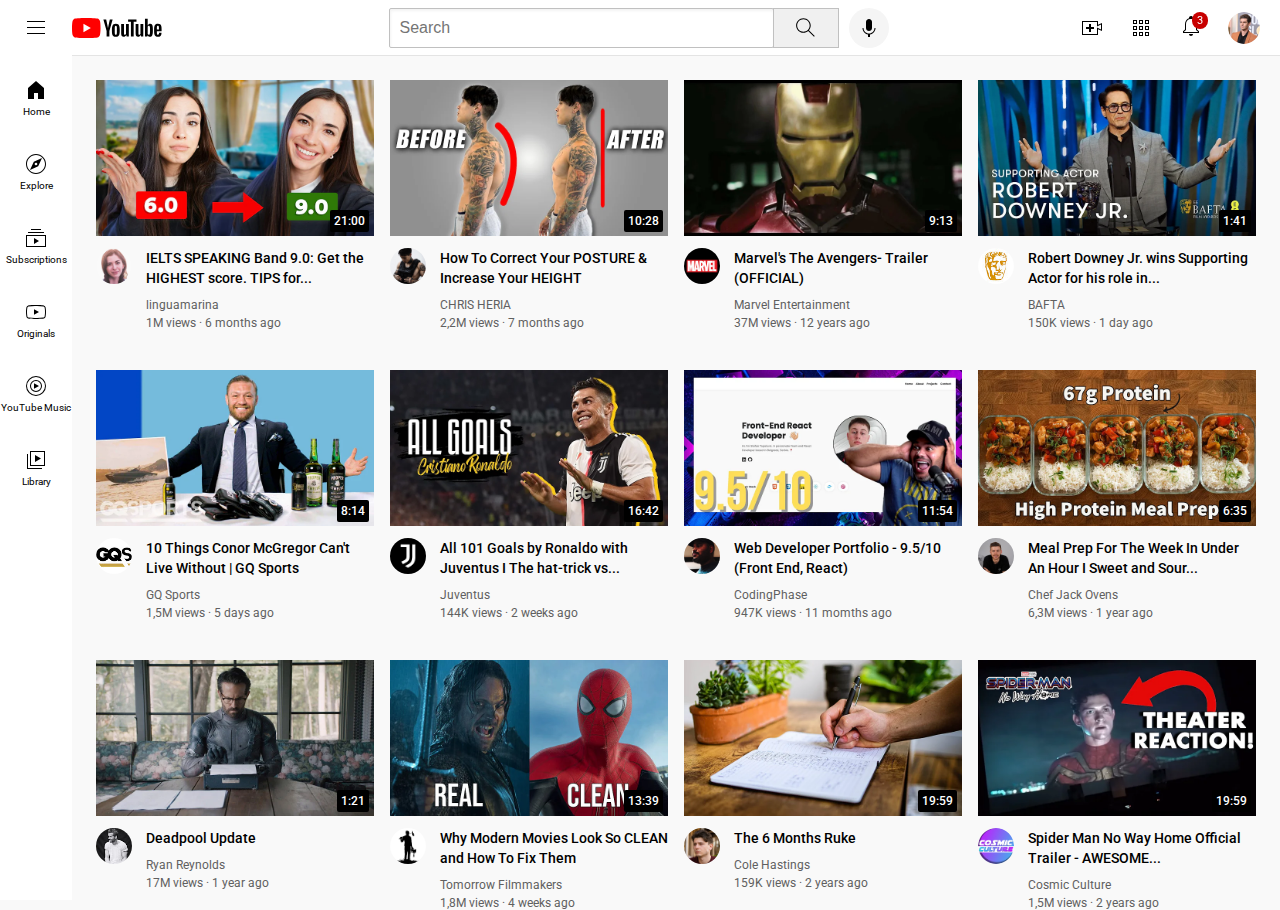
<file: index.html>
<!DOCTYPE html>
<html>
  <head>
    <title>YouTube.com Clone</title>

    <link rel="preconnect" href="https://fonts.googleapis.com">
    <link rel="preconnect" href="https://fonts.gstatic.com" crossorigin>
    <link href="https://fonts.googleapis.com/css2?family=Roboto:wght@400;500;700&display=swap" rel="stylesheet">

    <link rel="stylesheet" href="styles/general.css">
    <link rel="stylesheet" href="styles/header.css">
    <link rel="stylesheet" href="styles/video.css">
    <link rel="stylesheet" href="styles/sidebar.css">
  </head>
  <body>
    <header class="header">
      <div class="left-section">
        <img class="hamburger-menu" src="icons/hamburger-menu.svg">
        <img class="youtube-logo" src="icons/youtube-logo.svg">
      </div>
      <div class="middle-section">
        <input class="search-bar" type="text" placeholder="Search">
        <button class="search-button">
          <img class="search-icon" src="icons/search.svg">
          <div class="tooltip">Search</div>
        </button>
        <!-- Put position absolute inside position relative -->
        <button class="voice-search-button">
          <img class="voice-search-icon" src="icons/voice-search-icon.svg">
          <div class="tooltip">Search with your voice</div>
        </button>
      </div>
      <div class="right-section">
        <div class="upload-icon-container">
          <img class="upload-icon" src="icons/upload.svg">
          <div class="tooltip">Create</div>
        </div>
        <img class="youtube-apps-icon" src="icons/youtube-apps.svg">
        <div class="notifications-icon-container">
          <img class="notifications-icon" src="icons/notifications.svg">
          <div class="notifications-count">3</div>
        </div>
        <img class="current-user-picture" src="channel-pictures2/my-channel.jpg">
      </div>
    </header>

    <nav class="sidebar">
      <div class="sidebar-link">
        <img src="icons/home.svg">
        <div>Home</div>
      </div>
      <div class="sidebar-link">
        <img src="icons/explore.svg">
        <div>Explore</div>
      </div>
      <div class="sidebar-link">
        <img src="icons/subscriptions.svg">
        <div>Subscriptions</div>
      </div>
      <div class="sidebar-link">
        <img src="icons/originals.svg">
        <div>Originals</div>
      </div>
      <div class="sidebar-link">
        <img src="icons/youtube-music.svg">
        <div>YouTube Music</div>
      </div>
      <div class="sidebar-link">
        <img src="icons/library.svg">
        <div>Library</div>
      </div>
    </nav>

    <main>
      <section class="video-grid">
        <div class="video-preview">
          <div class="thumbnail-row">
            <img class="thumbnail" src="thumbnails2/ielts-thumbnail.webp">
            <div class="video-time">21:00</div>
          </div>
          <div class="video-info-grid">
            <div class="channel-picture">
              <img class="profile-picture" src="channel-pictures2/linguamarina-picture.jpg">
            </div>
            <div class="video-info">
              <p class="video-title">
                IELTS SPEAKING Band 9.0: Get
                the HIGHEST score. TIPS for...
              </p>
              <p class="video-author">
                linguamarina
              </p>
              <p class="video-stats">
                1M views &#183; 6 months ago
              </p>
            </div>
          </div>
        </div>

        <div class="video-preview">
          <div class="thumbnail-row">
            <img class="thumbnail" src="thumbnails2/posture-thumbnail.webp">
            <div class="video-time">10:28</div>
          </div>
          <div class="video-info-grid">
            <div class="channel-picture">
              <img class="profile-picture" src="channel-pictures2/chris-heria-picture.jpg">
            </div>
            <div class="video-info">
              <p class="video-title">
                How To Correct Your POSTURE &
                Increase Your HEIGHT
              </p>
              <p class="video-author">
                CHRIS HERIA
              </p>
              <p class="video-stats">
                2,2M views &#183; 7 months ago
              </p>
            </div>
          </div>
        </div>

        <div class="video-preview">
          <div class="thumbnail-row">
            <img class="thumbnail" src="thumbnails2/avengers-thumbnail.webp">
            <div class="video-time">9:13</div>
          </div>
          <div class="video-info-grid">
            <div class="channel-picture">
              <img class="profile-picture" src="channel-pictures2/marvel-picture.jpg">
            </div>
            <div class="video-info">
              <p class="video-title">
                Marvel's The Avengers- Trailer
                (OFFICIAL)
              </p>
              <p class="video-author">
                Marvel Entertainment
              </p>
              <p class="video-stats">
                37M views &#183; 12 years ago
              </p>
            </div>
          </div>
        </div>

        <div class="video-preview">
          <div class="thumbnail-row">
            <img class="thumbnail" src="thumbnails2/robert-thumbnail.webp">
            <div class="video-time">1:41</div>
          </div>
          <div class="video-info-grid">
            <div class="channel-picture">
              <img class="profile-picture" src="channel-pictures2/bafta-picture.jpg">
            </div>
            <div class="video-info">
              <p class="video-title">
                Robert Downey Jr. wins
                Supporting Actor for his role in...
              </p>
              <p class="video-author">
                BAFTA
              </p>
              <p class="video-stats">
                150K views &#183; 1 day ago
              </p>
            </div>
          </div>
        </div>

        <div class="video-preview">
          <div class="thumbnail-row">
            <img class="thumbnail" src="thumbnails2/conor-thumbnail.webp">
            <div class="video-time">8:14</div>
          </div>
          <div class="video-info-grid">
            <div class="channel-picture">
              <img class="profile-picture" src="channel-pictures2/gq-picture.jpg">
            </div>
            <div class="video-info">
              <p class="video-title">
                10 Things Conor McGregor Can't
                Live Without | GQ Sports
              </p>
              <p class="video-author">
                GQ Sports
              </p>
              <p class="video-stats">
                1,5M views &#183; 5 days ago
              </p>
            </div>
          </div>
        </div>

        <div class="video-preview">
          <div class="thumbnail-row">
            <img class="thumbnail" src="thumbnails2/cristiano-thumbnail.webp">
            <div class="video-time">16:42</div>
          </div>
          <div class="video-info-grid">
            <div class="channel-picture">
              <img class="profile-picture" src="channel-pictures2/juventus-picture.jpg">
            </div>
            <div class="video-info">
              <p class="video-title">
                All 101 Goals by Ronaldo with
                Juventus I The hat-trick vs...
              </p>
              <p class="video-author">
                Juventus
              </p>
              <p class="video-stats">
                144K views &#183; 2 weeks ago
              </p>
            </div>
          </div>
        </div>
        
        <div class="video-preview">
          <div class="thumbnail-row">
            <img class="thumbnail" src="thumbnails2/portfolio-thumbnail.webp">
            <div class="video-time">11:54</div>
          </div>
          <div class="video-info-grid">
            <div class="channel-picture">
              <img class="profile-picture" src="channel-pictures2/coding-picture.jpg">
            </div>
            <div class="video-info">
              <p class="video-title">
                Web Developer Portfolio - 9.5/10
                (Front End, React)
              </p>
              <p class="video-author">
                CodingPhase
              </p>
              <p class="video-stats">
                947K views &#183; 11 momths ago
              </p>
            </div>
          </div>
        </div>
        
        <div class="video-preview">
          <div class="thumbnail-row">
            <img class="thumbnail" src="thumbnails2/meal-thumbnail.webp">
            <div class="video-time">6:35</div>
          </div>
          <div class="video-info-grid">
            <div class="channel-picture">
              <img class="profile-picture" src="channel-pictures2/chef-picture.jpg">
            </div>
            <div class="video-info">
              <p class="video-title">
                Meal Prep For The Week In Under
                An Hour I Sweet and Sour...
              </p>
              <p class="video-author">
                Chef Jack Ovens
              </p>
              <p class="video-stats">
                6,3M views &#183; 1 year ago
              </p>
            </div>
          </div>
        </div>
        
        <div class="video-preview">
          <div class="thumbnail-row">
            <img class="thumbnail" src="thumbnails2/deadpool-thumbnail.webp">
            <div class="video-time">1:21</div>
          </div>
          <div class="video-info-grid">
            <div class="channel-picture">
              <img class="profile-picture" src="channel-pictures2/deadpool-picture.jpg">
            </div>
            <div class="video-info">
              <p class="video-title">
                Deadpool Update
              </p>
              <p class="video-author">
                Ryan Reynolds
              </p>
              <p class="video-stats">
                17M views &#183; 1 year ago
              </p>
            </div>
          </div>
        </div>
        
        <div class="video-preview">
          <div class="thumbnail-row">
            <img class="thumbnail" src="thumbnails2/movies-thumbnail.webp">
            <div class="video-time">13:39</div>
          </div>
          <div class="video-info-grid">
            <div class="channel-picture">
              <img class="profile-picture" src="channel-pictures2/filmmakers-picture.jpg">
            </div>
            <div class="video-info">
              <p class="video-title">
                Why Modern Movies Look So
                CLEAN and How To Fix Them
              </p>
              <p class="video-author">
                Tomorrow Filmmakers
              </p>
              <p class="video-stats">
                1,8M views &#183; 4 weeks ago
              </p>
            </div>
          </div>
        </div>
        
        <div class="video-preview">
          <div class="thumbnail-row">
            <img class="thumbnail" src="thumbnails2/6month-thumbnail.webp">
            <div class="video-time">19:59</div>
          </div>
          <div class="video-info-grid">
            <div class="channel-picture">
              <img class="profile-picture" src="channel-pictures2/cole-picture.jpg">
            </div>
            <div class="video-info">
              <p class="video-title">
                The 6 Months Ruke
              </p>
              <p class="video-author">
                Cole Hastings
              </p>
              <p class="video-stats">
                159K views &#183; 2 years ago
              </p>
            </div>
          </div>
        </div>
        
        <div class="video-preview">
          <div class="thumbnail-row">
            <img class="thumbnail" src="thumbnails2/theater-thumbnail.webp">
            <div class="video-time">19:59</div>
          </div>
          <div class="video-info-grid">
            <div class="channel-picture">
              <img class="profile-picture" src="channel-pictures2/cosmic-picture.jpg">
            </div>
            <div class="video-info">
              <p class="video-title">
                Spider Man No Way Home
                Official Trailer - AWESOME...
              </p>
              <p class="video-author">
                Cosmic Culture
              </p>
              <p class="video-stats">
                1,5M views &#183; 2 years ago
              </p>
            </div>
          </div>
        </div>
        
      </section>
    </main>
  </body>
</html>
</file>
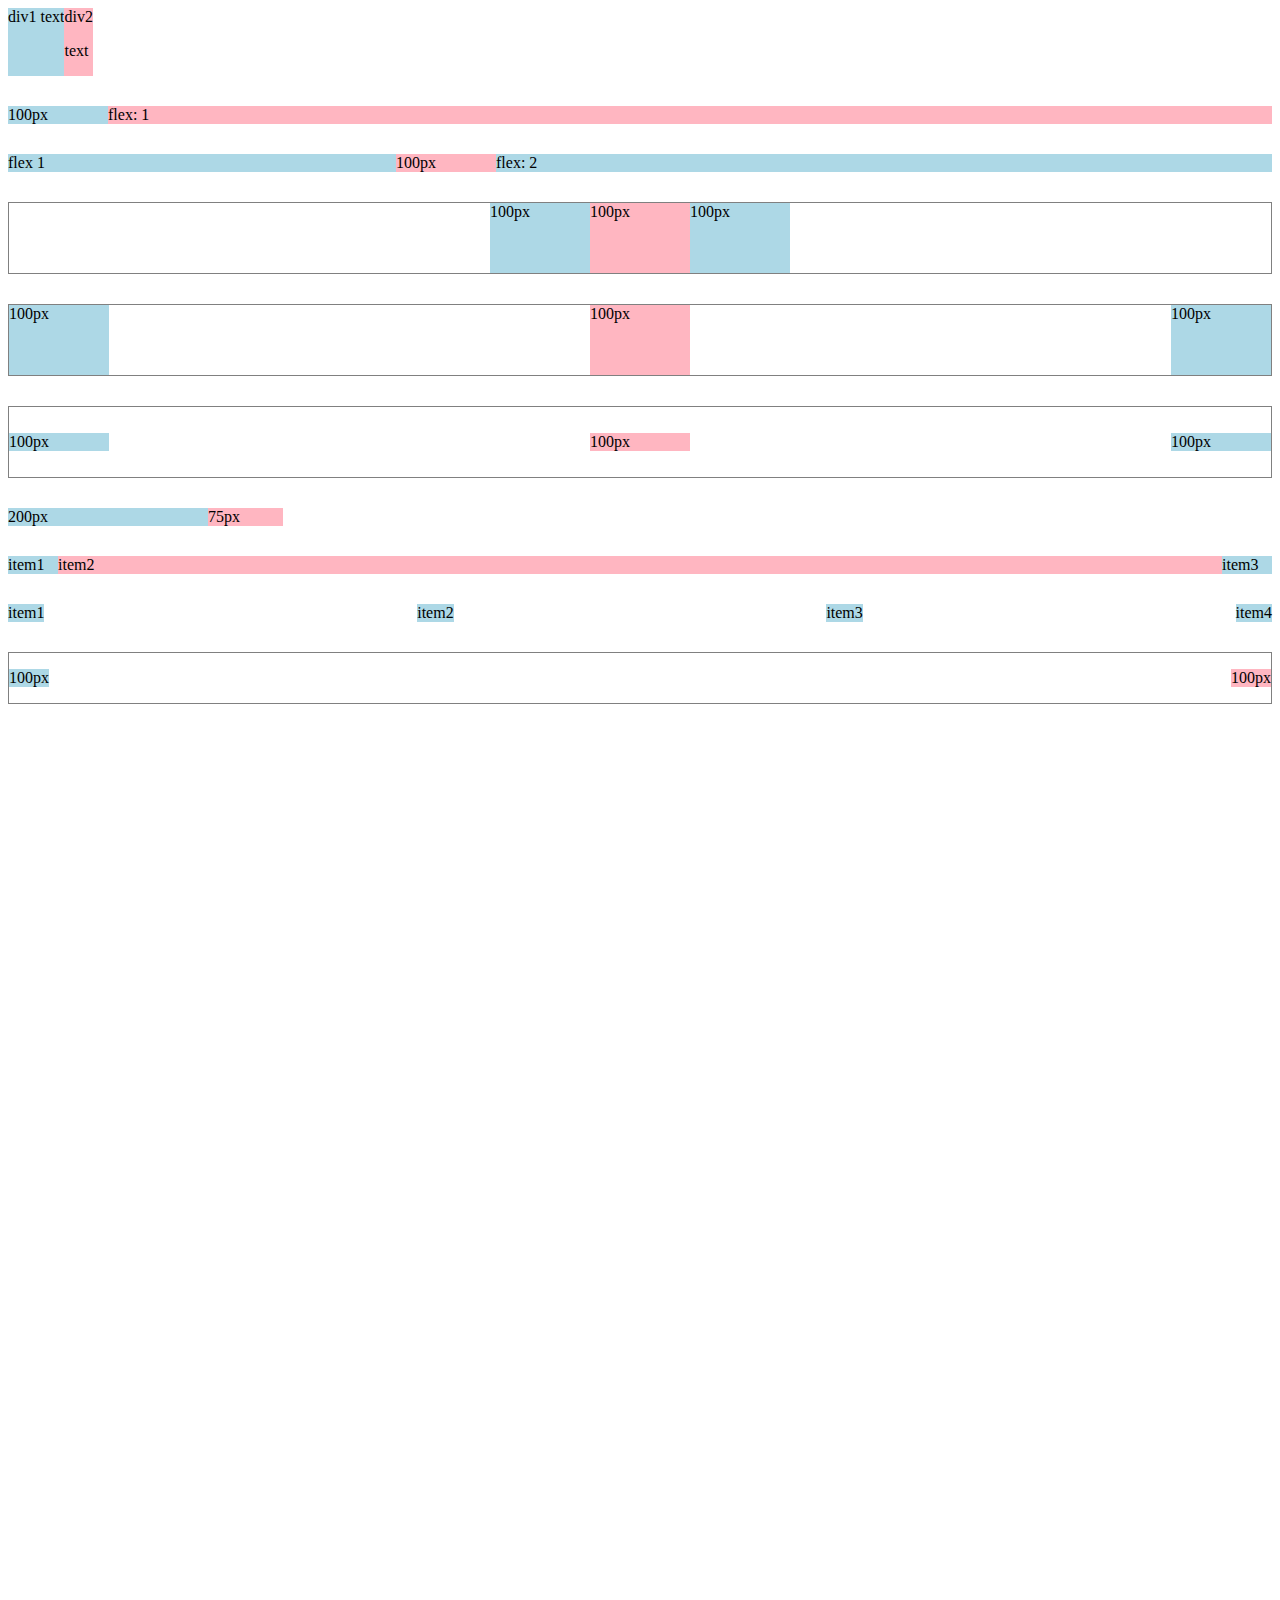
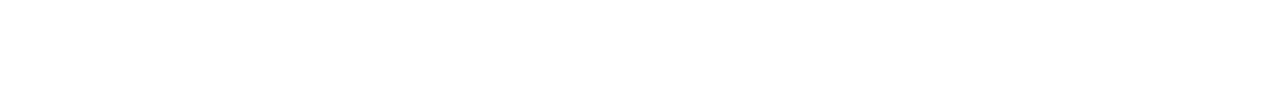
<file: flexbox.html>
<!DOCTYPE html>
<html>
    <head>
        <title>Flexbox Practice</title>
    </head>
    <body style="padding-bottom: 1000px;">
        <div style="
        display: flex;
        flex-direction: row;
            ">
            <div style="background-color: lightblue;">div1 text</div>
            <div style="background-color: lightpink;">div2 <p>text</p></div>
        </div>

        <div style="
            margin-top: 30px;
            display: flex;
            flex-direction: row;
            ">
            <div style="
            width: 100px;
            background-color: lightblue;">100px</div>
            <div style="
            background-color: lightpink;
            flex: 1;
            ">flex: 1</div>
        </div>

        <div style="
            margin-top: 30px;
            display: flex;
            flex-direction: row;
            ">
            <div style="
            background-color: lightblue;
            flex: 1;
            ">flex 1</div>
            <div style="
            background-color: lightpink;
            width: 100px;
            ">100px</div>
            <div style="
            background-color: lightblue;
            flex: 2;
            ">flex: 2</div>
        </div>

        <div style="
            margin-top: 30px;
            height: 70px;
            border-width: 1px;
            border-style: solid;
            border-color: gray;

            display: flex;
            flex-direction: row;
            justify-content: center;
            ">
            <div style="
            background-color: lightblue;
            width: 100px;
            ">100px</div>
            <div style="
            background-color: lightpink;
            width: 100px;
            ">100px</div>
            <div style="
            background-color: lightblue;
            width: 100px;
            ">100px</div>
        </div>

        <div style="
            margin-top: 30px;
            height: 70px;
            border-width: 1px;
            border-style: solid;
            border-color: gray;

            display: flex;
            flex-direction: row;
            justify-content: space-between;
            ">
            <div style="
            background-color: lightblue;
            width: 100px;
            ">100px</div>
            <div style="
            background-color: lightpink;
            width: 100px;
            ">100px</div>
            <div style="
            background-color: lightblue;
            width: 100px;
            ">100px</div>
        </div>

        <div style="
            margin-top: 30px;
            height: 70px;
            border-width: 1px;
            border-style: solid;
            border-color: gray;

            display: flex;
            flex-direction: row;
            justify-content: space-between;
            align-items: center;
            ">
            <div style="
            background-color: lightblue;
            width: 100px;
            ">100px</div>
            <div style="
            background-color: lightpink;
            width: 100px;
            ">100px</div>
            <div style="
            background-color: lightblue;
            width: 100px;
            ">100px</div>
        </div>

        <div style="
            margin-top: 30px;
            display: flex;
            flex-direction: row;
            ">
            
            <div style="
            width: 100px;
            background-color: lightblue; width: 200px;">200px</div>
            <div style="
            background-color: lightpink; width: 75px;
            ">75px</div>
        </div>

        <div style="
            margin-top: 30px;
            display: flex;
            flex-direction: row;">
            <div style="background-color: lightblue;
            width: 50px;">item1</div>
            <div style="background-color: lightpink;
            flex: 1;">item2</div>
            <div style="background-color: lightblue;
            width: 50px">item3</div>
        </div>

        <div style="
            margin-top: 30px;
            display: flex;
            flex-direction: row;
            justify-content: space-between;">
            <div style="background-color: lightblue;">item1</div>
            <div style="background-color: lightblue;">item2</div>
            <div style="background-color: lightblue;">item3</div>
            <div style="background-color: lightblue;">item4</div>
        </div>

        <div style="
            margin-top: 30px;
            display: flex;
            flex-direction: row;
            justify-content: space-between;
            align-items: center;
            
            border-width: 1px;
            border-style: solid;
            border-color: gray;
            height: 50px;">

           <div style="
           background-color: lightblue;
           ">100px</div>
           <div style="
           background-color: lightpink;
           ">100px</div>
        </div>
    </body>
</html>
</file>
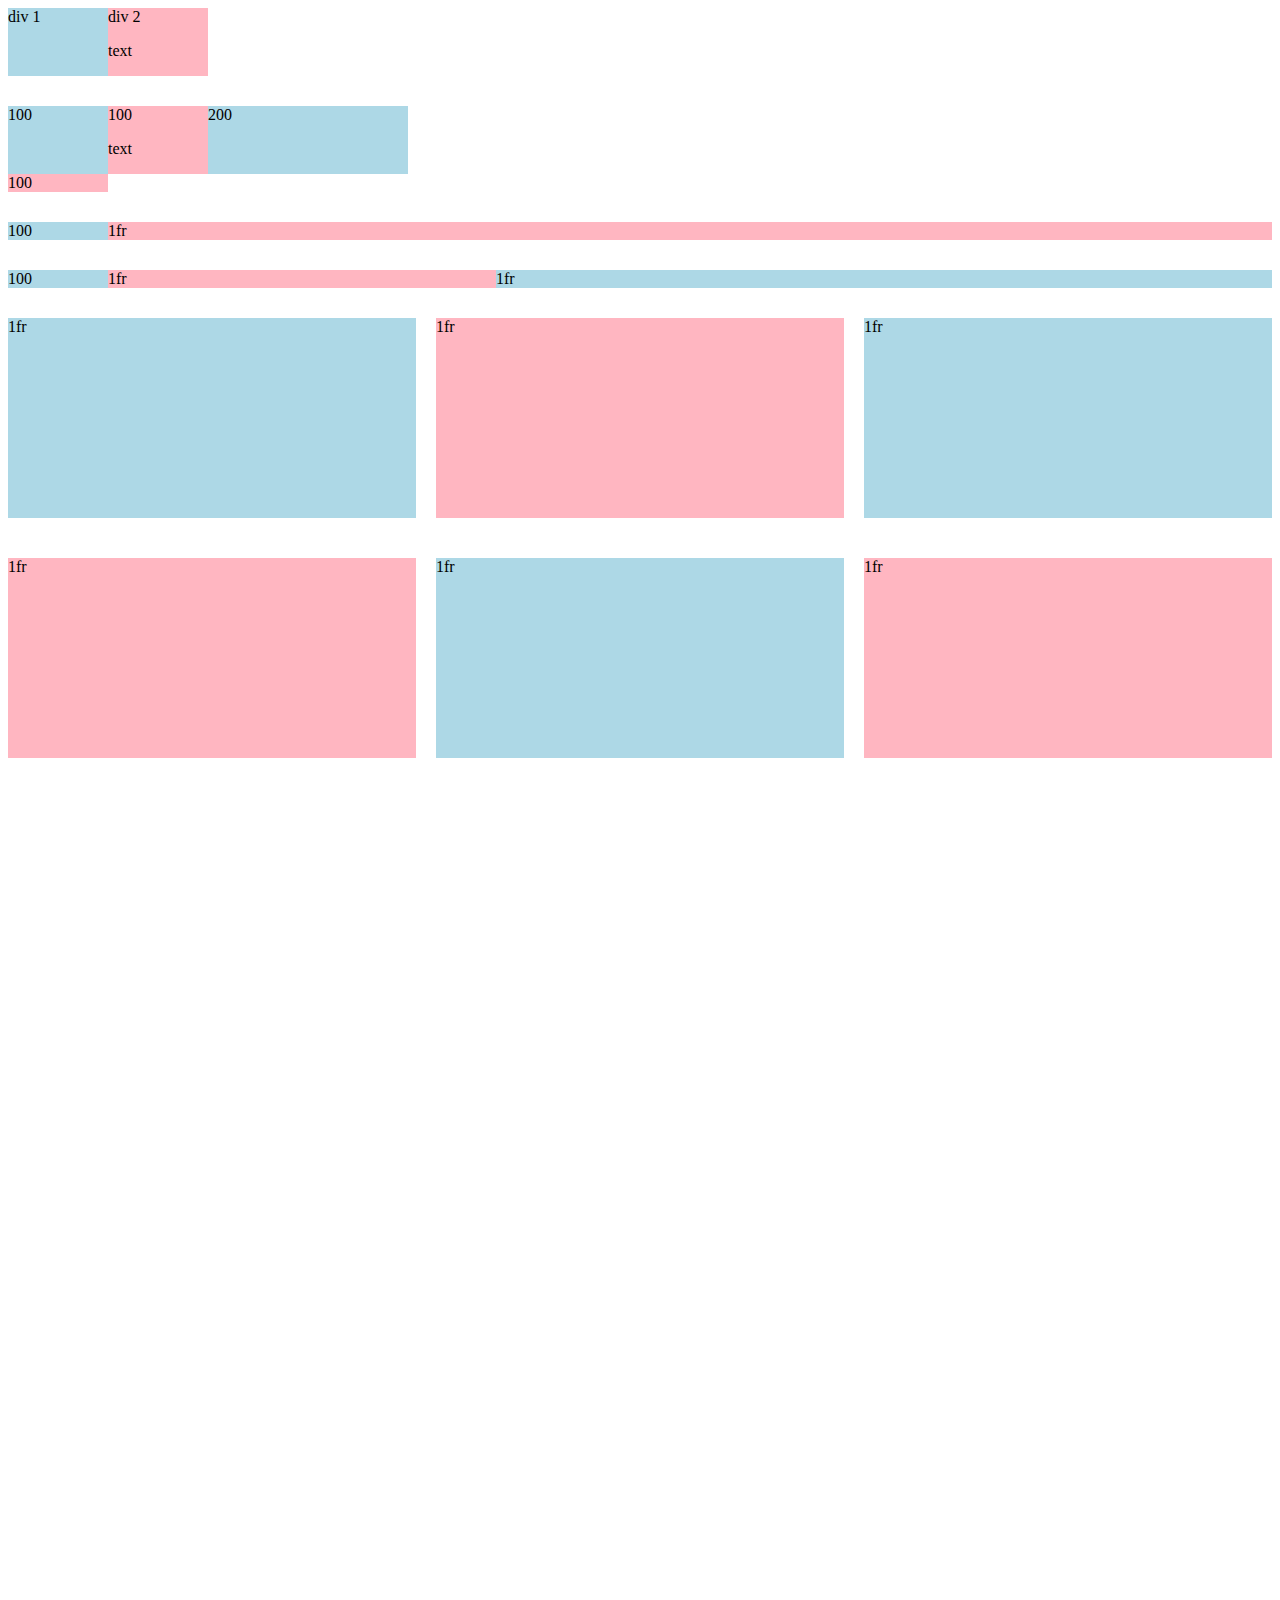
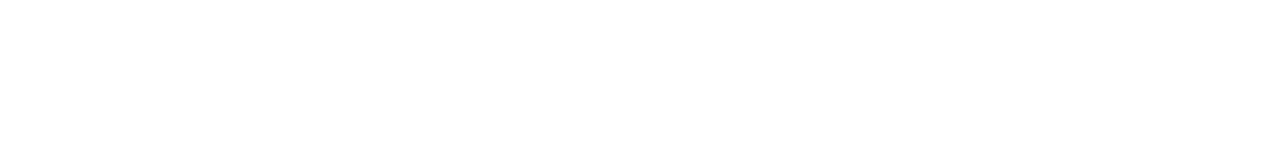
<file: grid.html>
<!DOCTYPE html>
<html>
    <head>
        <title>Grid Practice</title>
    </head>
    <body style="padding-bottom: 1000px;">
        <div style="
            display: grid;
            grid-template-columns: 100px 100px 200px;
            ">
            <div style="background-color: lightblue;">div 1</div>
            <div style="background-color: lightpink;">div 2<p>text</p></div>
        </div>

        <div style="
            margin-top: 30px; 
            display: grid;
            grid-template-columns: 100px 100px 200px;
            ">
            <div style="background-color: lightblue;">100</div>
            <div style="background-color: lightpink;">100<p>text</p></div>
            <div style="background-color: lightblue;">200</div>
            <div style="background-color: lightpink;">100</div>
        </div>

        <div style="
            margin-top: 30px; 
            display: grid;
            grid-template-columns: 100px 1fr;
            ">
            <div style="background-color: lightblue;">100</div>
            <div style="background-color: lightpink;">1fr</div>
        </div>

        <div style="
            margin-top: 30px; 
            display: grid;
            grid-template-columns: 100px 1fr 2fr;
            ">
            <div style="background-color: lightblue;">100</div>
            <div style="background-color: lightpink;">1fr</div>
            <div style="background-color: lightblue;">1fr</div>
        </div>

            <div style="
            margin-top: 30px; 
            display: grid;
            grid-template-columns: 1fr 1fr 1fr;
            column-gap: 20px;
            row-gap: 40px;
            ">
            <div style="background-color: lightblue; 
            height: 200px;">1fr</div>
            <div style="background-color: lightpink; 
            height: 200px;">1fr</div>
            <div style="background-color: lightblue; 
            height: 200px;">1fr</div>
            <div style="background-color: lightpink; 
            height: 200px;">1fr</div>
            <div style="background-color: lightblue; 
            height: 200px;">1fr</div>
            <div style="background-color: lightpink; 
            height: 200px;">1fr</div>
        </div>
    </body>
</html>
</file>
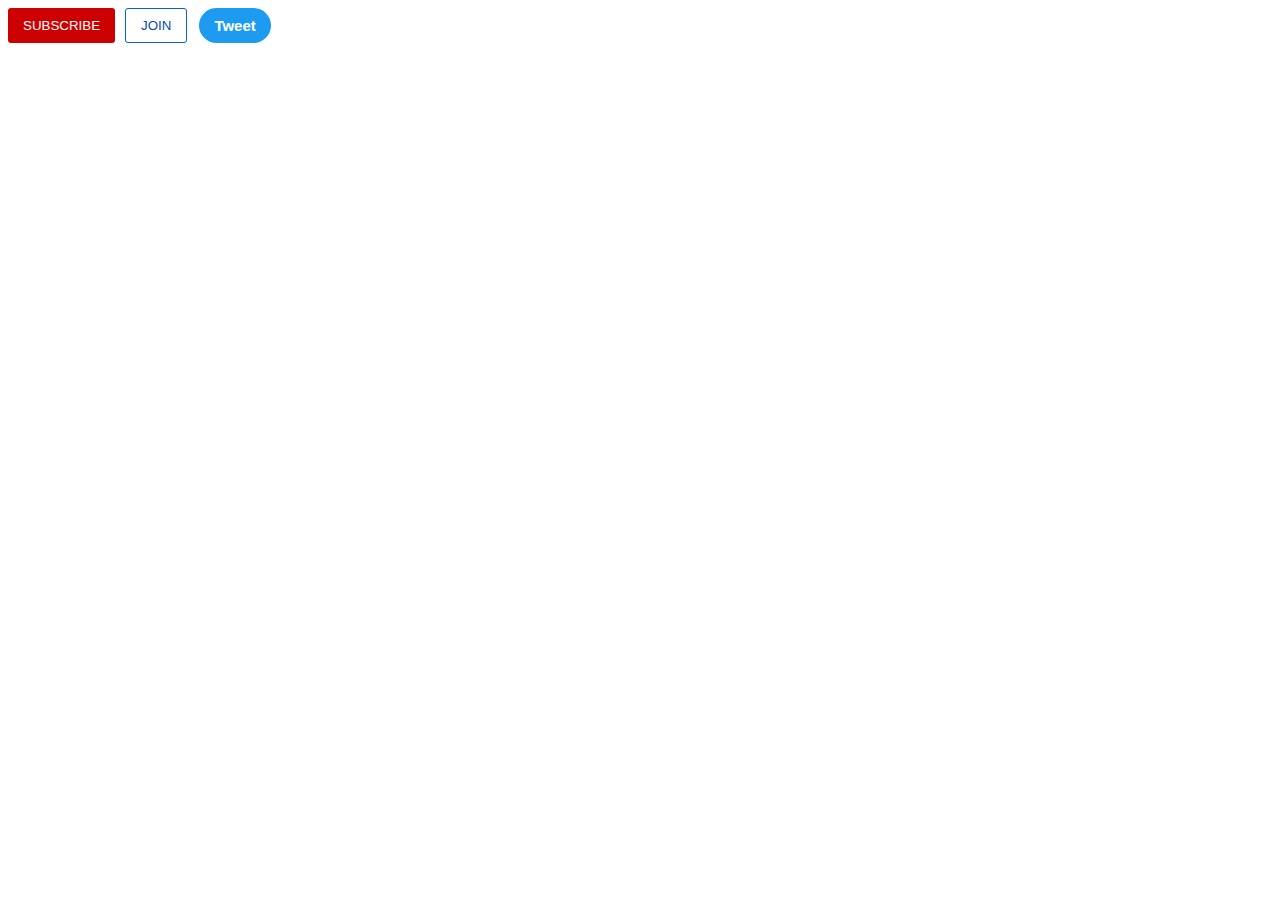
<file: Intro-To-html/buttons.html>
<!DOCTYPE html>
<html>
    <head>
        <title>
            Buttons Practice
        </title>
        <link rel="stylesheet" href="styles/buttons.css">
    
    </head>
    <body>
        <button class="subscribe-button">
            SUBSCRIBE
        
        <button class="join-button">
            JOIN
        </button>
        
        <button class="tweet-button">
            Tweet
        </button>
    </body>
</html>
</file>
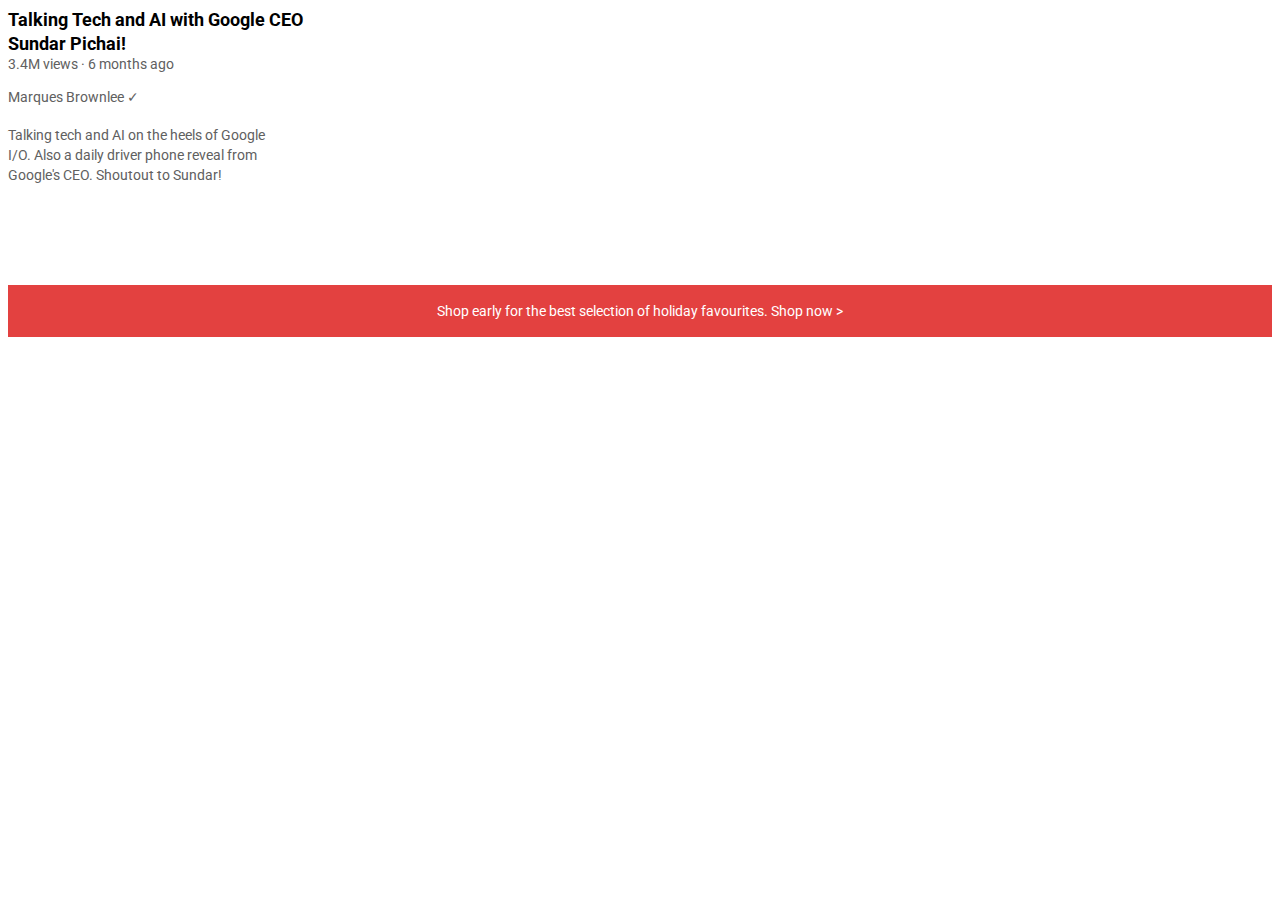
<file: Intro-To-html/text.html>
<!DOCTYPE html>
<html>
    <head>
        <title>Text Practice</title>

     <link rel="preconnect" href="https://fonts.googleapis.com">
    <link rel="preconnect" href="https://fonts.gstatic.com" crossorigin>
    <link href="https://fonts.googleapis.com/css2?family=Roboto:wght@400;700&display=swap" rel="stylesheet">

        <link rel="stylesheet" href="styles/text.css">
    </head>
    <body>
        <p class="video-title">
            Talking Tech and AI with Google CEO Sundar Pichai!
        </p>
        
        <p class="video-stats">
            3.4M views &#183; 6 months ago
        </p>
        
        <p class="video-author">
            Marques Brownlee &#10003;
        </p>
        
        <p class="video-description">
            Talking tech and AI on the heels of Google I/O. Also
            a daily driver phone reveal from Google's CEO.
            Shoutout to Sundar!
        </p>
        
        <p class="apple-text">
            Shop early for the best selection of holiday 
            favourites. <span class="shop-link">Shop now &gt;</span>
        </p>
    </body>
</html>
</file>
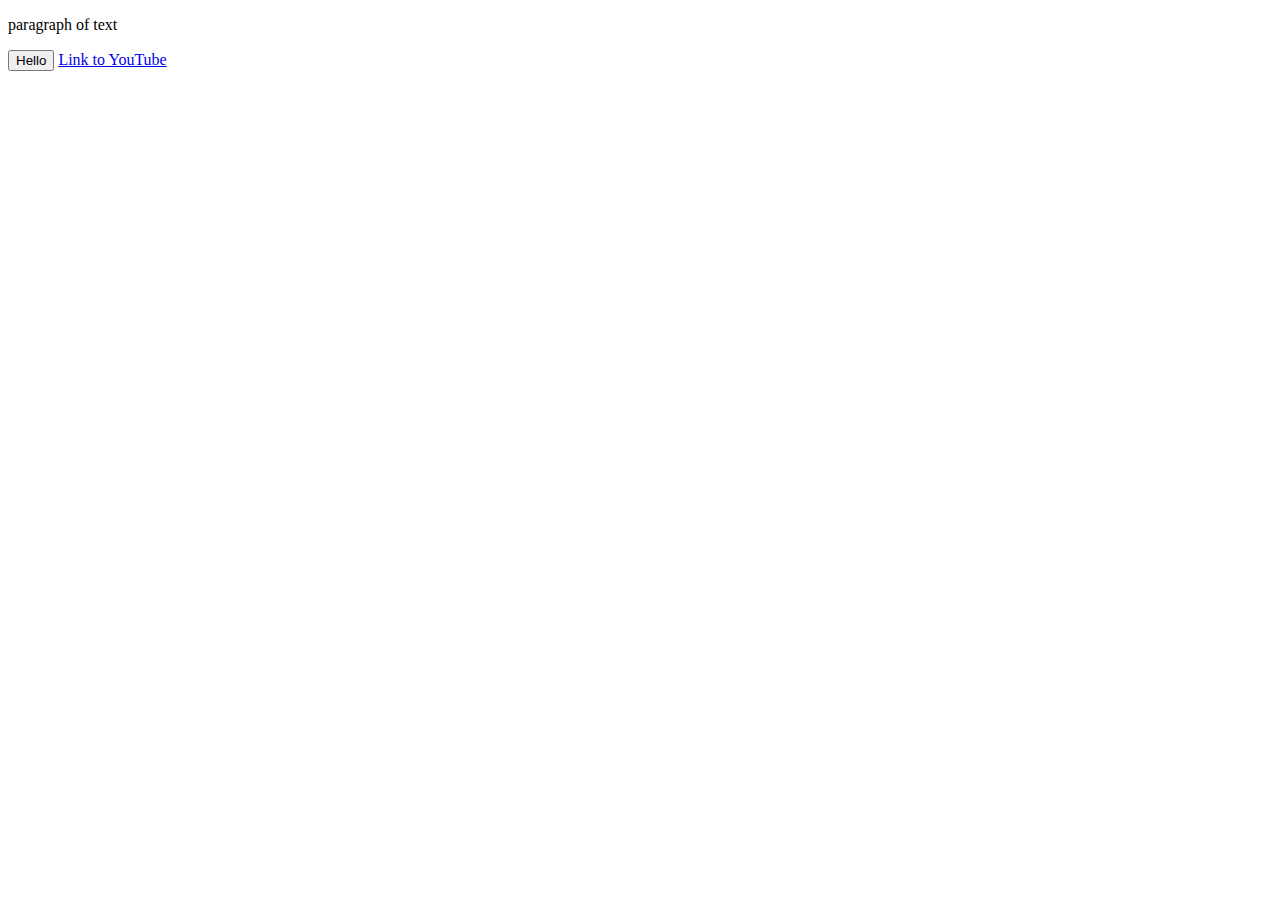
<file: Intro-To-html/website.html>
<!DOCTYPE html>
<html>
    <head>
        <title>First Website</title>
    </head>
    <body>
        <p>
            paragraph of text
        </p>
        
        <button>
            Hello
        </button>
        
        <a href="https://www.youtube.com/" target="_blank">
            Link to YouTube
        </a>
    </body>
</html>
</file>
<file: styles/general.css>
p{
    margin-top: 0;
    margin-bottom: 0;
}

body{
    font-family: Roboto, Arial;
    margin: 0;
    padding-top: 80px;
    padding-left: 96px;
    padding-right: 24px;
    background-color: rgb(249, 249, 249);
}
</file>
<file: styles/header.css>
.header {
    height: 55px;
  
    display: flex;
    flex-direction: row;
    justify-content: space-between;
  
    position: fixed;
    top: 0;
    left: 0;
    right: 0;
    z-index: 100;
  
    background-color: white;
    border-bottom-width: 1px;
    border-bottom-style: solid;
    border-bottom-color: rgb(228, 228, 228);
  }
  
  .left-section {
    display: flex;
    align-items: center;
  }
  
  .hamburger-menu {
    height: 24px;
    margin-left: 24px;
    margin-right: 24px;
  }
  
  .youtube-logo {
    height: 20px;
  }
  
  .middle-section {
    flex: 1;
    margin-left: 70px;
    margin-right: 35px;
    max-width: 500px;
    display: flex;
    align-items: center;
  }
  
  .search-bar {
    flex: 1;
    height: 36px;
    padding-left: 10px;
    font-size: 16px;
    border: 1px solid rgb(192, 192, 192);
    border-radius: 2px;
    box-shadow: inset 1px 2px 3px rgba(0, 0, 0, 0.05);
    width: 0;
  }
  
  .search-bar::placeholder {
    font-size: 16px;
  }
  
  .search-button {
    height: 40px;
    width: 66px;
    background-color: rgb(240, 240, 240);
    border-width: 1px;
    border-style: solid;
    border-color: rgb(192, 192, 192);
    margin-left: -1px;
    margin-right: 10px;
  }
  
  .search-button,
  .voice-search-button,
  .upload-icon-container,
  .apps-icon-container {
    display: flex;
    justify-content: center;
    align-items: center;
    position: relative;
  }
  
  .search-button .tooltip,
  .voice-search-button .tooltip,
  .upload-icon-container .tooltip,
  .apps-icon-container .tooltip {
    font-family: Roboto, Arial;
    position: absolute;
    background-color: gray;
    color: white;
    padding-top: 4px;
    padding-bottom: 4px;
    padding-left: 8px;
    padding-right: 8px;
    border-radius: 2px;
    font-size: 12px;
    bottom: -30px;
    opacity: 0;
    transition: opacity 0.15s;
    pointer-events: none;
    white-space: nowrap;
  }
  
  .search-button:hover .tooltip,
  .voice-search-button:hover .tooltip,
  .upload-icon-container:hover .tooltip,
  .apps-icon-container:hover .tooltip {
    opacity: 1;
  }
  
  .search-icon {
    height: 25px;
  }
  
  .voice-search-button {
    height: 40px;
    width: 40px;
    border-radius: 20px;
    border: none;
    background-color: rgb(245, 245, 245);
  }
  
  .voice-search-icon {
    height: 24px;
  }
  
  .right-section {
    width: 180px;
    margin-right: 20px;
    display: flex;
    align-items: center;
    justify-content: space-between;
    flex-shrink: 0;
  }
  
  .upload-icon {
    height: 24px;
  }
  
  .youtube-apps-icon {
    height: 24px;
  }
  
  .notifications-icon {
    height: 24px;
  }
  
  .notifications-icon-container {
    position: relative;
  }
  
  .notifications-count {
    position: absolute;
    top: -2px;
    right: -5px;
    background-color: rgb(200, 0, 0);
    color: white;
    font-size: 11px;
    padding-left: 5px;
    padding-right: 5px;
    padding-top: 2px;
    padding-bottom: 2px;
    border-radius: 10px;
  }
  
  .current-user-picture {
    height: 32px;
    border-radius: 16px;
  }
</file>
<file: styles/video.css>
.thumbnail{
    width: 100%;
} 

.video-title{
    margin-top: 0;
    font-size: 14px;
    font-weight: 500;
    line-height: 20px;
    margin-bottom: 10px;
}

.video-info-grid{
    display: grid;
    grid-template-columns: 50px 1fr;
}

.profile-picture{
    width: 36px;
    border-radius: 50px;
}

.thumbnail-row{
    margin-bottom: 8px;
    position: relative;
}

.video-author,
.video-stats{
    font-size: 12px;
    color: rgb(96, 96, 96);
}

.video-author{
    margin-bottom: 4px;
}

.video-grid{
    display: grid;
    grid-template-columns: 1fr 1fr 1fr;
    column-gap: 16px;
    row-gap: 40px;
}

@media (max-width: 750px) {
    .video-grid {
      grid-template-columns: 1fr 1fr;
    }
  }
  
  @media (min-width: 751px) and (max-width: 999px) {
    .video-grid {
      grid-template-columns: 1fr 1fr 1fr;
    }
  }
  
  @media (min-width: 1000px) {
    .video-grid {
      grid-template-columns: 1fr 1fr 1fr 1fr;
    }
  }

.video-time{
    font-size: 12px;
    font-weight: 500;
    padding: 4px;
    border-radius: 2px;
    background-color: black;
    color: white;
    position: absolute;
    bottom: 8px;
    right: 5px;
}
</file>
<file: styles/sidebar.css>
.sidebar{
    position: fixed;
    left: 0;
    bottom: 0;
    top: 55px;
    background-color: white;
    width: 72px;
    z-index: 200;
    padding-top: 5px;
}

.sidebar-link{
    height: 74px;
    display: flex;
    justify-content: center;
    align-items: center;
    flex-direction: column;
    cursor: pointer;
}

.sidebar-link:hover{
    background-color: rgb(235, 235, 235);
}

.sidebar-link img{
    height: 24px;
    margin-bottom: 4px;
}

.sidebar-link div{
    font-family: Roboto, Arial;
    font-size: 10px;
}
</file>
<file: Intro-To-html/styles/buttons.css>
.subscribe-button {
    background-color: rgb(204, 0, 0);
    color: white;
    border: none;
    border-radius: 3px;
    cursor: pointer;
    margin-right: 10px;
    padding-top: 10px;
    padding-bottom: 10px;
    padding-left: 15px;
    padding-right: 15px;
    transition: opacity 0.15s;
    vertical-align: top;
}

.subscribe-button:hover {
   opacity: 0.7;
}

.subscribe-button:active {
   opacity: 0.5;
}

.join-button{
    background-color: white;
    border-color: rgb(6, 95, 212);
    border-style: solid;
    border-width: 1px;
    color: rgb(2, 78, 171);
    border-radius: 3px;
    cursor: pointer;
    padding-top: 9px;
    padding-bottom: 9px;
    padding-left: 15px;
    padding-right: 15px;
    transition: background-color 0.25s,
        color 0.25s;
}

.join-button:hover {
    background-color: rgb(6, 95, 212);
    color: white;
}

.join-button:active {
    opacity: 0.7;        
}

.tweet-button{
    background-color: rgb(29, 155, 240);
    color: white;
    border: none;
    border-radius: 20px;
    font-weight: bold;
    font-size: 15px;
    cursor: pointer;
    margin-left: 8px;
    padding-top: 9px;
    padding-bottom: 9px;
    padding-left: 15px;
    padding-right: 15px;
    transition: box-shadow 0.15s;
    vertical-align: top;
}

.tweet-button:hover {
box-shadow: 1px 5px 10px rgba(0, 0, 0, 0.2);
}

.tweet-button:active {
opacity: 0.7;
}
</file>
<file: Intro-To-html/styles/text.css>
p {
    font-family: Roboto;
    margin-top: 0;
    margin-bottom: 0;
}

.video-title{
    font-weight: bold;
    font-size: 18px;
    width: 300px;
    line-height: 24px;
    margin-bottom: 5;
}
.video-stats{

    font-size: 14px;
    color: rgb(96, 96, 96);
    margin-bottom: 17px;
}
.video-author{
    font-size: 14px;
    color: rgb(96, 96, 96); 
    margin-bottom: 20px;
}
.video-description{
    font-size: 14px;
    color: rgb(96, 96, 96);
    width: 280px;
    line-height: 20px;
    margin-bottom: 100px;
}

.apple-text{
    margin-bottom: 50px;
    font-size: 14px;
    background-color: rgb(227, 65, 64);
    color: white;
    text-align: center;
    padding-top: 18px;
    padding-bottom: 18px;
}
.shop-link:hover{
    text-decoration: underline;
    cursor: pointer;
}
</file>
